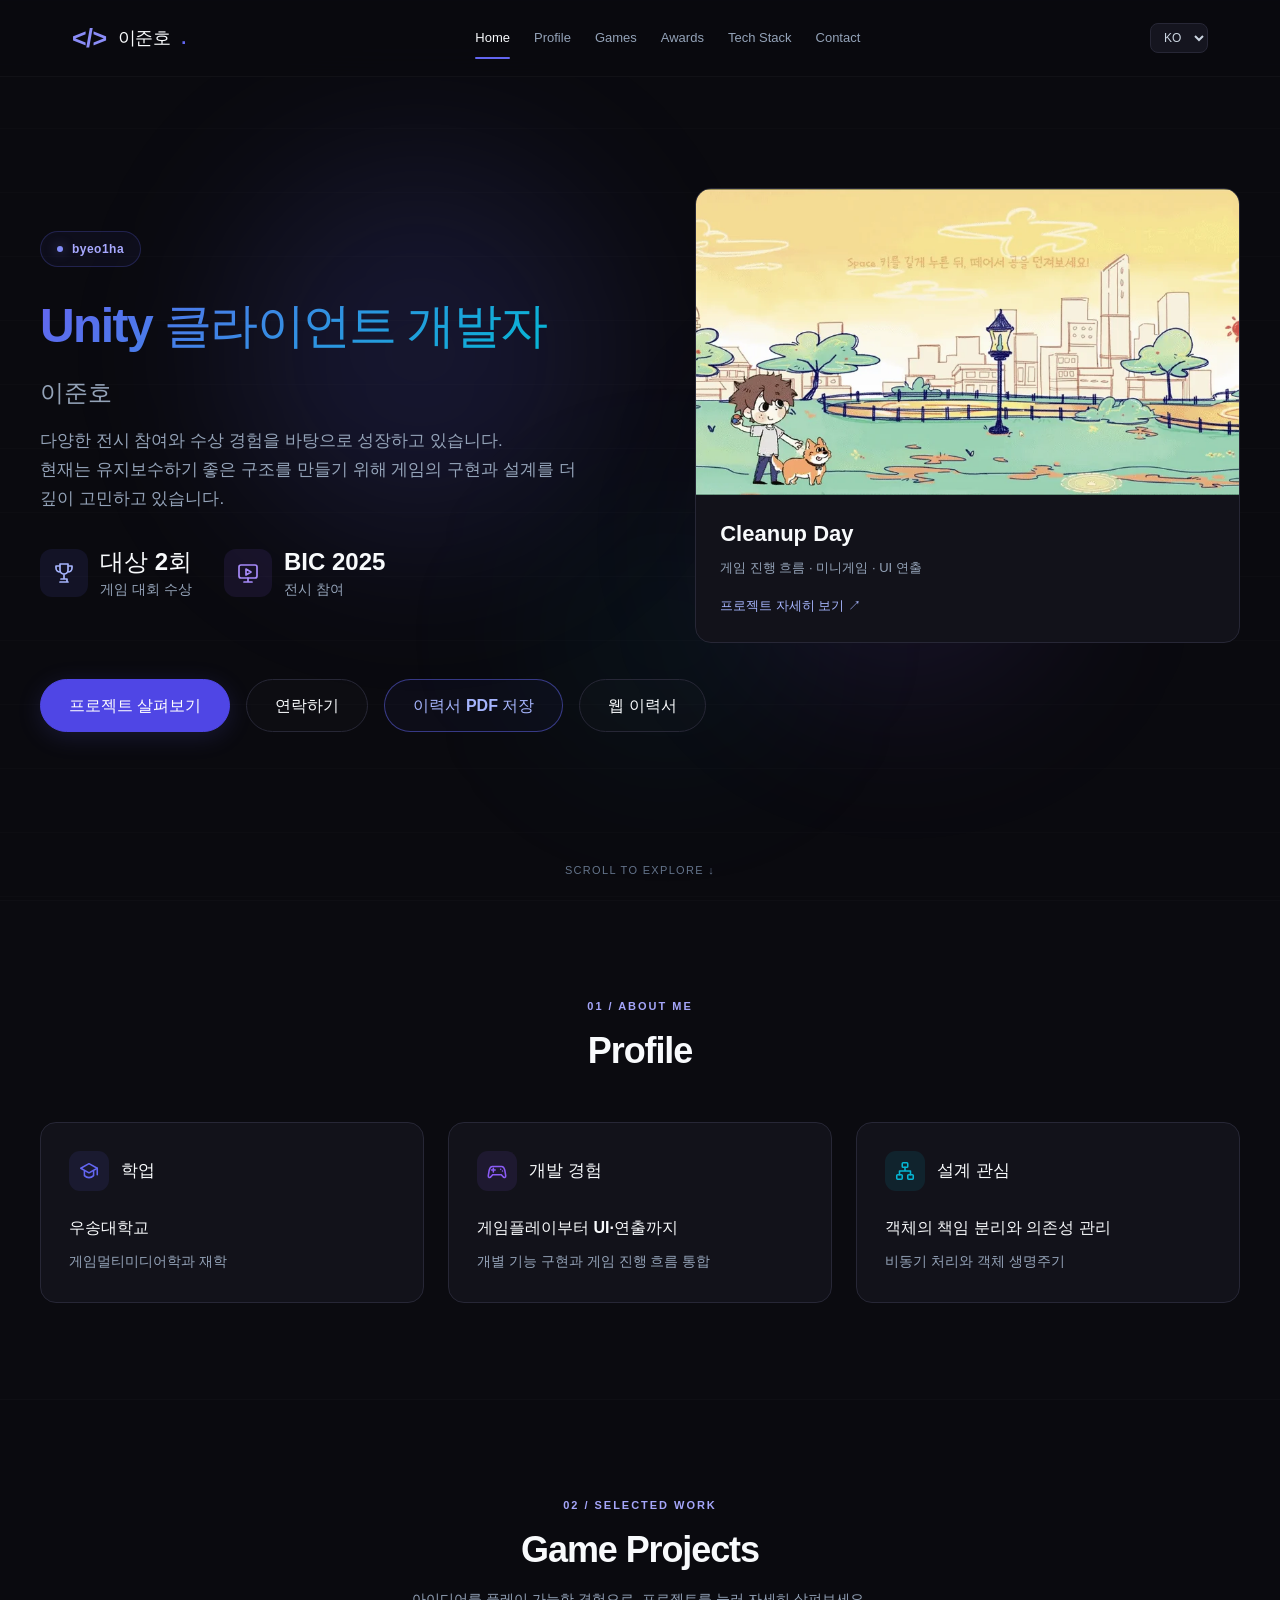
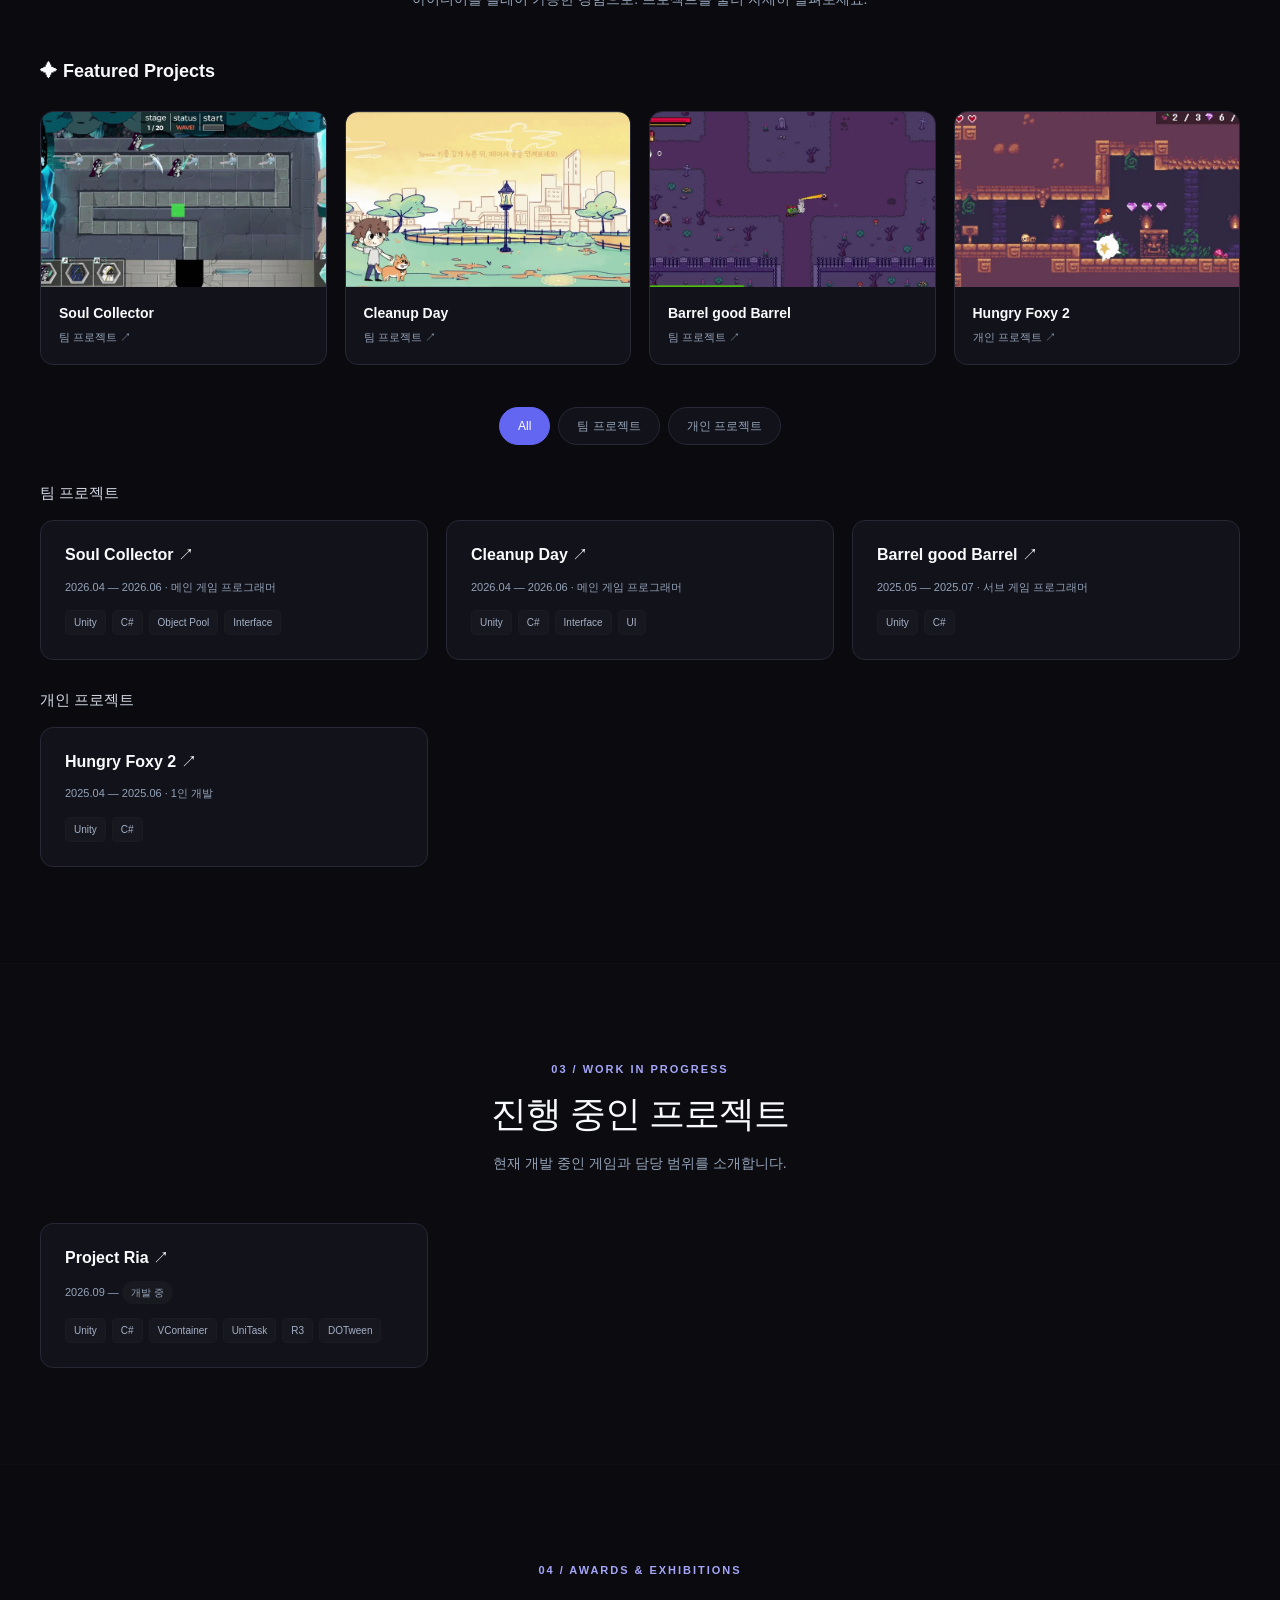
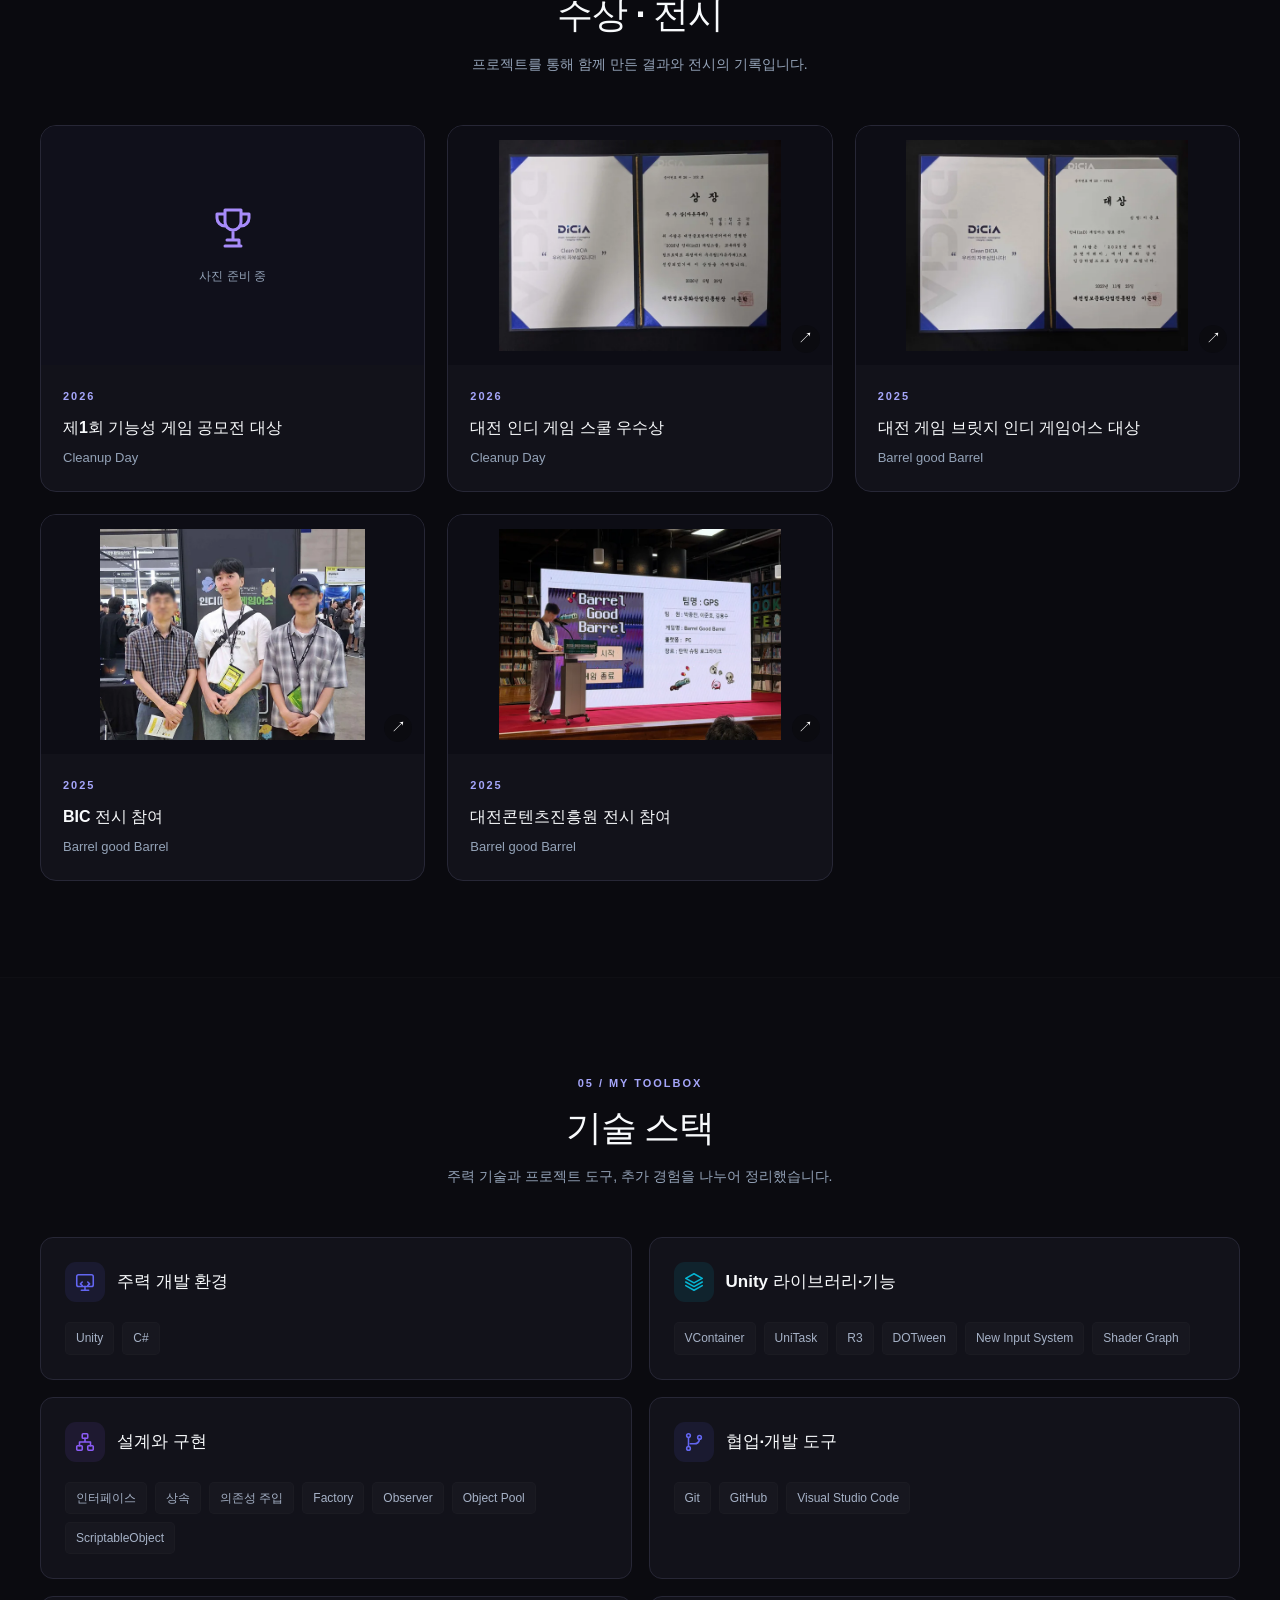
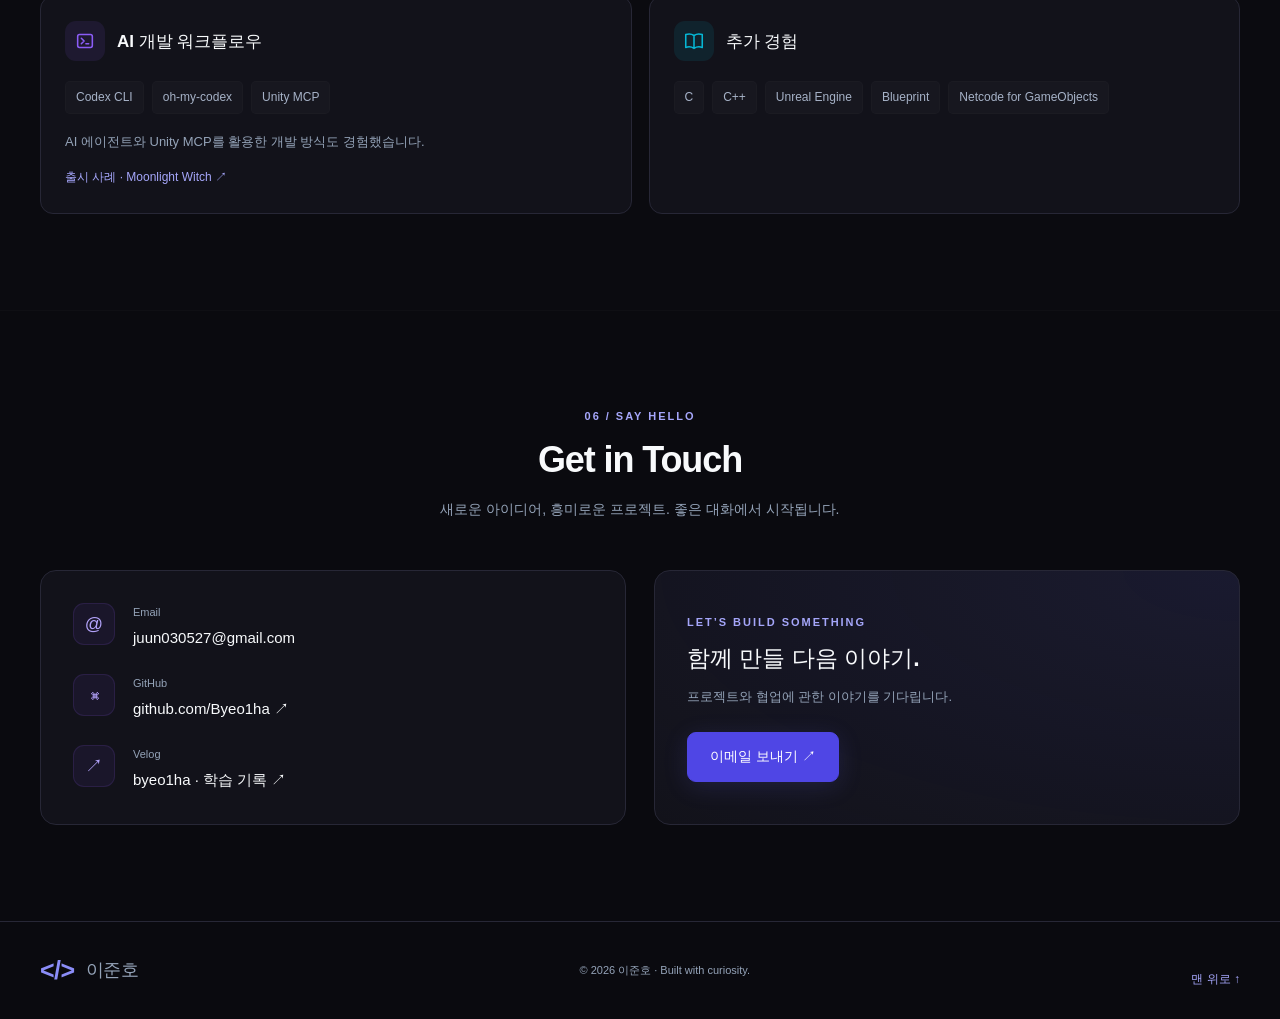
<file: index.html>
<!doctype html>
<html lang="ko">
<head>
  <meta charset="UTF-8">
  <meta name="viewport" content="width=device-width, initial-scale=1">
  <meta name="theme-color" content="#0a0a0f">
  <meta name="description" content="이준호의 Unity 클라이언트 개발 포트폴리오. Soul Collector, Cleanup Day, Barrel good Barrel, Hungry Foxy 2와 게임플레이·전투·상호작용 구현 경험을 소개합니다.">
  <title>이준호 — Unity Client Developer</title>
  <link rel="icon" href="./favicon.svg" type="image/svg+xml">
  <link rel="stylesheet" href="./styles.css">
  <script defer src="./data.js"></script>
  <script defer src="./app.js"></script>
</head>
<body>
  <a class="skip-link" href="#main">본문으로 건너뛰기</a>
  <header class="site-header">
    <nav class="nav-wrap container" aria-label="Main navigation">
      <a class="brand" href="#home"><span class="brand-mark" aria-hidden="true">&lt;/&gt;</span><span data-name>이준호</span><span aria-hidden="true" style="color:var(--primary)">.</span></a>
      <div class="nav-links" id="navigation"></div>
      <div class="header-actions">
        <select class="language-select" id="language" aria-label="언어 / Language"><option value="ko">KO</option><option value="en">EN</option></select>
        <button class="menu-toggle" id="menu-toggle" type="button" aria-expanded="false" aria-controls="navigation" aria-label="메뉴 열기">☰</button>
      </div>
    </nav>
  </header>
  <main id="main">
    <section class="hero" id="home" aria-labelledby="hero-title">
      <div class="hero-glow" aria-hidden="true"><span class="hero-orb hero-orb-indigo"></span><span class="hero-orb hero-orb-violet"></span><span class="hero-orb hero-orb-cyan"></span></div>
      <div class="hero-content container">
        <div class="hero-intro">
          <span class="eyebrow"><span class="status-dot" aria-hidden="true"></span><span id="hero-badge"></span></span>
          <h1 class="hero-title" id="hero-title"></h1>
          <p class="hero-name" id="hero-name"></p>
          <p class="hero-description" id="hero-description"></p>
          <ul class="hero-highlights" id="hero-highlights"></ul>
        </div>
        <div class="hero-actions" id="hero-actions"></div>
        <button class="hero-spotlight" id="hero-spotlight" type="button" aria-haspopup="dialog"></button>
      </div>
      <a class="scroll-hint" href="#profile" aria-label="프로필로 이동">SCROLL TO EXPLORE <span aria-hidden="true">↓</span></a>
    </section>
    <section class="section section-alt" id="profile" aria-labelledby="profile-title"><div class="container"><div class="section-heading" id="profile-heading"></div><p class="template-notice" id="template-notice"></p><div class="profile-grid" id="profile-content"></div></div></section>
    <section class="section" id="games" aria-labelledby="games-title"><div class="container"><div class="section-heading" id="games-heading"></div><h3 class="panel-title" id="featured-title"></h3><div class="featured-grid" id="featured-projects"></div><div class="filters" id="filters" role="group" aria-label="프로젝트 유형 필터"></div><div id="game-projects" aria-live="polite"></div></div></section>
    <section class="section section-alt" id="work" aria-labelledby="work-title"><div class="container"><div class="section-heading" id="work-heading"></div><div class="wip-grid" id="work-projects"></div></div></section>
    <section class="section" id="tools" aria-labelledby="tools-title"><div class="container"><div class="section-heading" id="tools-heading"></div><div class="tool-grid" id="tool-projects"></div></div></section>
    <section class="section" id="awards" aria-labelledby="awards-title"><div class="container"><div class="section-heading" id="awards-heading"></div><div class="award-grid" id="award-list"></div></div></section>
    <section class="section section-alt" id="skills" aria-labelledby="skills-title"><div class="container"><div class="section-heading" id="skills-heading"></div><div class="skills-grid" id="skill-list"></div></div></section>
    <section class="section" id="contact" aria-labelledby="contact-title"><div class="container"><div class="section-heading" id="contact-heading"></div><div class="contact-grid" id="contact-content"></div></div></section>
  </main>
  <footer class="site-footer"><div class="container footer-inner" id="footer-content"></div></footer>
  <dialog class="dialog" id="project-dialog" aria-labelledby="dialog-title"><div class="dialog-inner"><button type="button" class="dialog-close" id="dialog-close" aria-label="닫기">×</button><div id="dialog-body"></div></div></dialog>
  <noscript><p style="padding:2rem;color:white;background:#12121a">이 포트폴리오의 내용을 보려면 JavaScript를 활성화해주세요. Enable JavaScript to view this portfolio.</p></noscript>
</body>
</html>
</file>
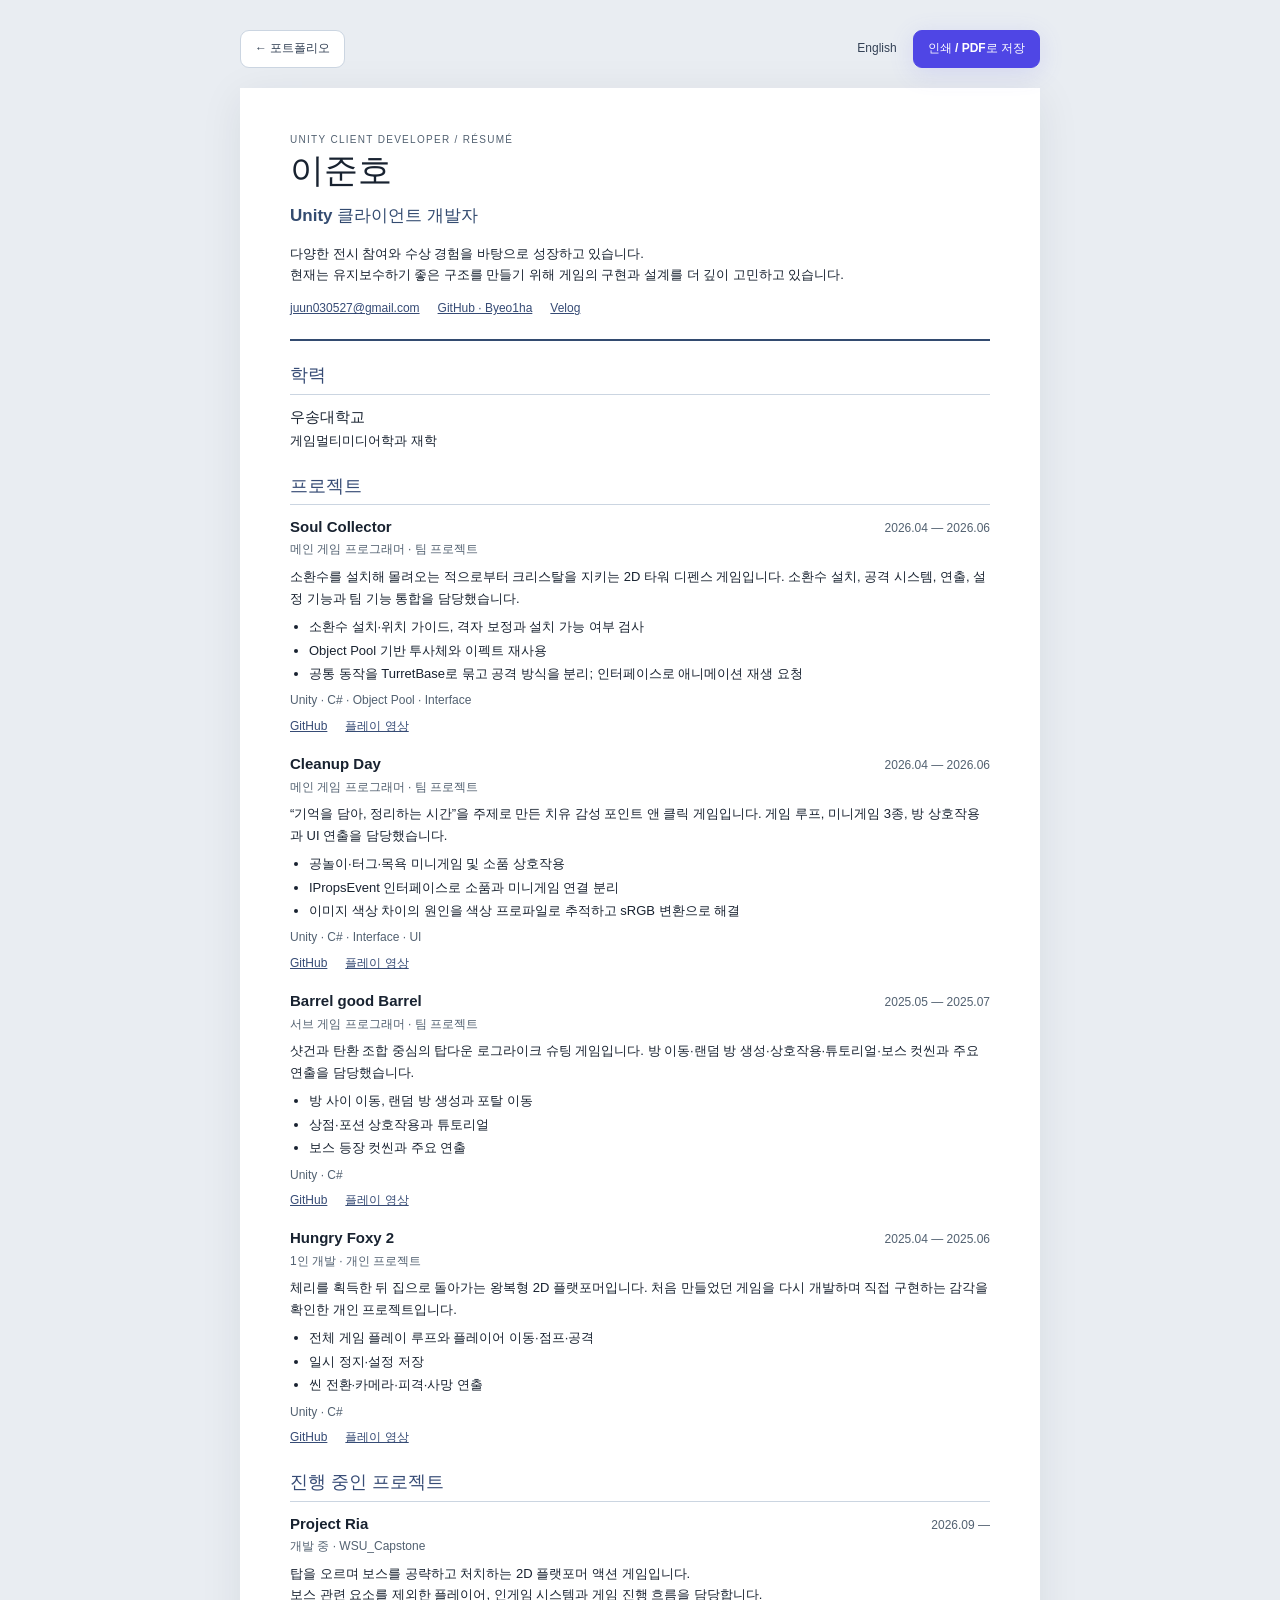
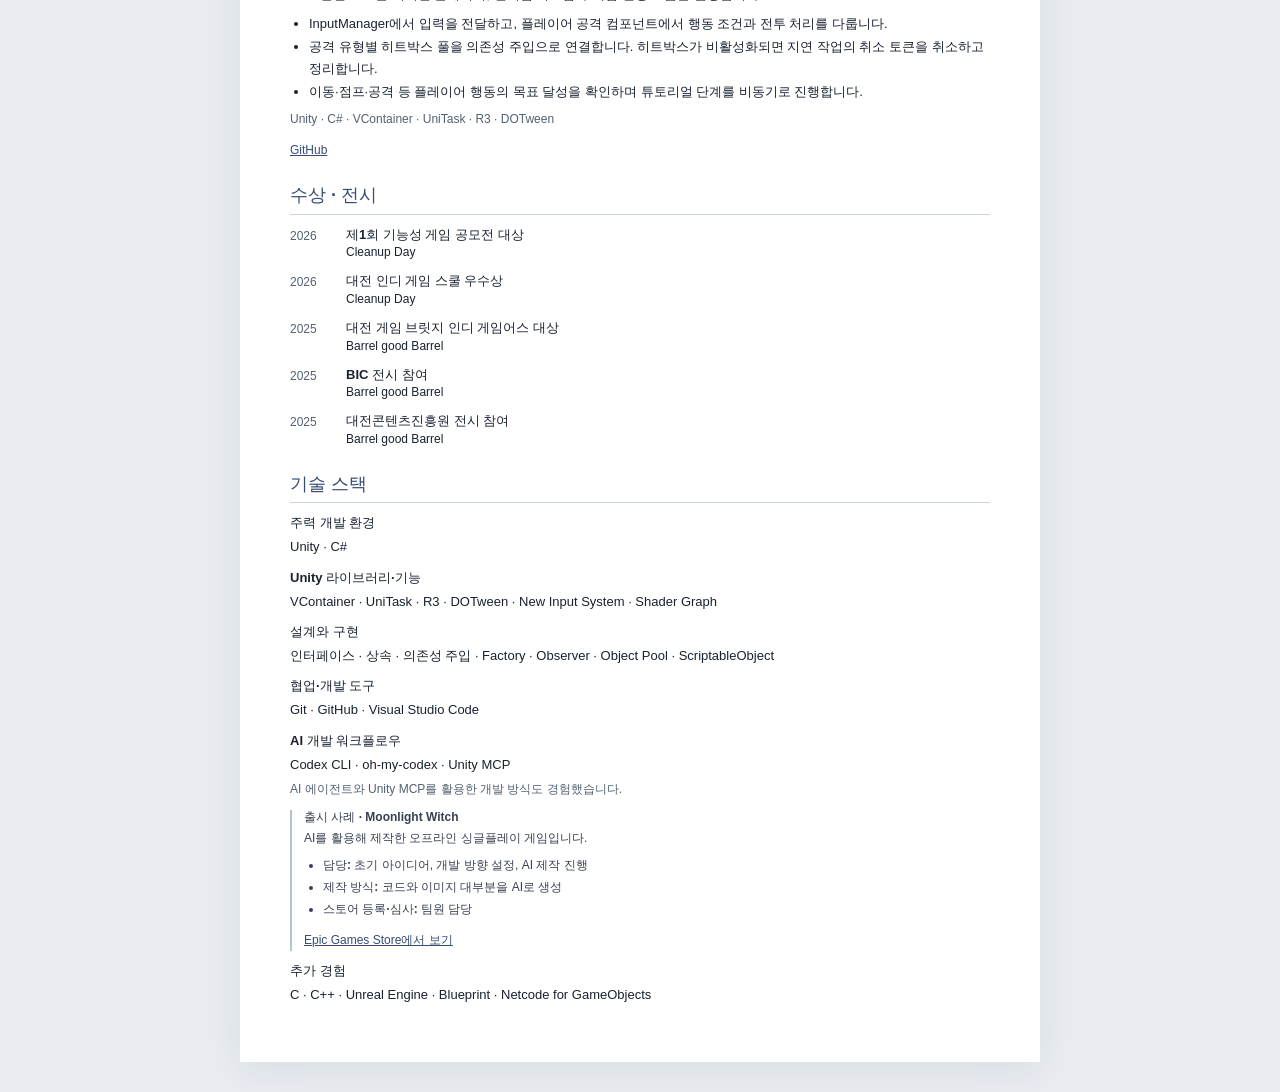
<file: resume.html>
<!doctype html>
<html lang="ko">
<head>
  <meta charset="UTF-8">
  <meta name="viewport" content="width=device-width,initial-scale=1">
  <meta name="robots" content="noindex">
  <meta name="description" content="이준호의 Unity 게임 클라이언트 개발 이력서">
  <title>이준호 — Unity 클라이언트 개발 이력서</title>
  <link rel="icon" href="./favicon.svg" type="image/svg+xml">
  <link rel="stylesheet" href="./styles.css">
  <script defer src="./data.js"></script>
  <script defer src="./resume.js"></script>
</head>
<body class="resume-page">
  <nav class="resume-toolbar" id="resume-toolbar" aria-label="Resume actions"></nav>
  <main class="resume-sheet" id="resume-sheet"></main>
  <noscript>이력서를 보려면 JavaScript를 활성화해주세요. Enable JavaScript to view this résumé.</noscript>
</body>
</html>
</file>
<file: styles.css>
:root{color-scheme:dark;--bg:#0a0a0f;--card:#12121a;--text:#f8fafc;--muted:#94a3b8;--primary:#6366f1;--violet:#8b5cf6;--cyan:#06b6d4;--border:#272736;--radius:16px;font-family:Inter,Pretendard,"Noto Sans KR","Apple SD Gothic Neo","Malgun Gothic",sans-serif;font-synthesis:none}
*{box-sizing:border-box}html{scroll-behavior:smooth;scroll-padding-top:90px}body{margin:0;background:var(--bg);color:var(--text);font-size:15px;line-height:1.7;-webkit-font-smoothing:antialiased}body.modal-open{overflow:hidden}a{color:inherit;text-decoration:none}button,input,select{font:inherit}button{cursor:pointer}button,a,select{-webkit-tap-highlight-color:transparent}button{color:inherit}button:disabled{cursor:not-allowed;opacity:.5}img{max-width:100%;display:block}h1,h2,h3,h4,p{margin:0}h1,h2,h3,h4{line-height:1.3}button:focus-visible,a:focus-visible,select:focus-visible{outline:3px solid var(--cyan);outline-offset:5px}::selection{background:#6366f15c;color:white}[hidden]{display:none!important}.container{width:min(1200px,calc(100% - 64px));margin-inline:auto}.skip-link{position:fixed;left:20px;top:-80px;z-index:100;background:var(--primary);padding:10px 20px;border-radius:8px}.skip-link:focus{top:12px}
.site-header{position:fixed;inset:0 0 auto;z-index:30;border-bottom:1px solid #ffffff08;background:#0a0a0fde;backdrop-filter:blur(18px)}.nav-wrap{max-width:1264px;margin:auto;min-height:76px;padding:0 32px;display:flex;align-items:center;justify-content:space-between;gap:24px}.brand{display:flex;align-items:center;gap:11px;font-size:18px;font-weight:750;white-space:nowrap;letter-spacing:-.5px}.brand-mark{color:#8b8df8;font-size:25px;font-weight:700}.nav-links{display:flex;align-items:center;gap:30px}.nav-links a{font-size:13px;color:var(--muted);padding:25px 0;position:relative;transition:color .2s}.nav-links a:hover,.nav-links a.active{color:var(--text)}.nav-links a.active:after{content:"";position:absolute;bottom:15px;left:0;right:0;height:2px;background:var(--primary);border-radius:3px}.header-actions{display:flex;align-items:center;gap:12px}.language-select{background:#15151f;color:#cbd5e1;border:1px solid var(--border);border-radius:8px;padding:6px 9px;font-size:12px}.menu-toggle{display:none;border:1px solid var(--border);border-radius:8px;background:var(--card);width:39px;height:39px}
.hero{min-height:800px;min-height:min(880px,100svh);padding:150px 24px 85px;display:flex;align-items:center;justify-content:center;text-align:center;position:relative;isolation:isolate;overflow:hidden}.hero:before{content:"";position:absolute;inset:0;z-index:-2;background-image:linear-gradient(#ffffff03 1px,transparent 1px);background-size:64px 64px}.hero-glow{position:absolute;z-index:-1;inset:0;background:none;pointer-events:none}.hero-glow .hero-orb{position:absolute;display:block;aspect-ratio:1;border-radius:50%;filter:blur(80px);pointer-events:none}.hero-glow .hero-orb-indigo{width:clamp(200px,30vw,380px);top:18%;left:18%;background:rgb(99 102 241 / .14)}.hero-glow .hero-orb-violet{width:clamp(180px,26vw,320px);top:42%;right:17%;background:rgb(139 92 246 / .11)}.hero-glow .hero-orb-cyan{width:clamp(160px,22vw,260px);bottom:15%;left:42%;background:rgb(6 182 212 / .05)}.hero-content{max-width:850px;width:100%;position:relative}.eyebrow{display:inline-flex;gap:9px;align-items:center;border:1px solid #6366f13d;background:#6366f10d;border-radius:30px;padding:7px 16px;color:#a8a9ff;font-size:12px;font-weight:600;letter-spacing:.04em;margin-bottom:30px}.status-dot{width:6px;height:6px;background:#818cf8;border-radius:50%;box-shadow:0 0 12px #818cf888}.hero-kicker{font-size:clamp(17px,2.1vw,24px);color:#cbd5e1;margin-bottom:13px;font-weight:500;letter-spacing:-.6px}.hero-title{font-size:clamp(50px,7vw,80px);font-weight:800;letter-spacing:-3px;line-height:1.16;margin-bottom:24px}.gradient-text{background:linear-gradient(110deg,#818cf8 10%,#a78bfa 48%,#22d3ee 95%);color:transparent;background-clip:text;-webkit-background-clip:text}.hero-description{max-width:600px;margin:0 auto;color:var(--muted);line-height:1.95;font-size:16px;word-break:keep-all}.hero-actions{display:flex;justify-content:center;flex-wrap:wrap;gap:12px;margin-top:32px}.button{display:inline-flex;justify-content:center;align-items:center;gap:10px;padding:12px 22px;border-radius:9px;font-size:14px;font-weight:600;border:1px solid var(--border);transition:background .2s,transform .2s;color:var(--text);background:var(--card)}.button:hover{transform:translateY(-2px);background:#202031}.button.primary{background:var(--primary);border-color:var(--primary);box-shadow:0 5px 25px #6366f128}.button.primary:hover{background:#7779f7}.button.secondary{background:#ffffff03}.button.small{padding:8px 14px;font-size:12px}.resume-link{display:inline-block;color:var(--muted);font-size:12px;margin:19px 8px 0}.resume-link:hover{color:#a5b4fc}.scroll-hint{position:absolute;bottom:20px;left:50%;transform:translateX(-50%);color:#64748b;font-size:11px;letter-spacing:.12em}.scroll-hint:hover{color:#a5b4fc}
.section{padding:96px 0;position:relative}.section-alt{background:#ffffff01;border-block:1px solid #ffffff04}.section-heading{text-align:center;margin-bottom:48px}.section-label{font-size:11px;letter-spacing:.18em;text-transform:uppercase;color:#a5a6fa;font-weight:650;margin-bottom:12px;display:block}.section-title{font-size:36px;font-weight:750;letter-spacing:-1.1px;margin-bottom:14px}.section-description{color:var(--muted);font-size:14px;max-width:650px;margin:auto;word-break:keep-all}.profile-grid{display:grid;grid-template-columns:1fr 1.25fr;gap:28px}.panel{padding:30px;background:var(--card);border:1px solid var(--border);border-radius:var(--radius)}.panel-title{font-size:18px;margin-bottom:28px;display:flex;align-items:center;gap:12px}.timeline{padding-left:17px;border-left:1px solid #353547;margin-left:6px}.timeline-item{position:relative;padding:0 0 28px 9px}.timeline-item:last-child{padding-bottom:0}.timeline-item:before{content:"";position:absolute;width:7px;height:7px;background:var(--primary);border:4px solid var(--card);box-sizing:content-box;border-radius:50%;left:-25px;top:3px}.timeline-period{color:#a5a6fa;font-size:11px;margin-bottom:8px}.timeline-content h4{font-size:15px;margin-bottom:6px}.timeline-content p{font-size:13px;color:var(--muted)}.badge{display:inline-flex;padding:3px 9px;border-radius:20px;font-size:10px;font-weight:500;background:#6366f11a;color:#b0b1ff;white-space:nowrap}.badge.current{color:#67e8c1;background:#10b98118}.badge.subtle{color:var(--muted);background:#ffffff07}.featured-grid{display:grid;grid-template-columns:repeat(4,1fr);gap:18px;margin:24px 0 42px}.featured-card{display:block;width:100%;border:1px solid var(--border);border-radius:13px;overflow:hidden;background:var(--card);padding:0;text-align:left;transition:transform .25s,box-shadow .25s}.featured-card:hover{transform:translateY(-6px);box-shadow:0 18px 40px #6366f11a}.featured-card button{background:none;border:0;padding:0;width:100%;text-align:left}.project-art{height:175px;position:relative;display:flex;align-items:center;justify-content:center;overflow:hidden;isolation:isolate;background:#14142c}.project-art:before,.project-art:after{content:"";position:absolute;z-index:-1;pointer-events:none}.art-symbol{font-size:52px;color:#ddd6fe;text-shadow:0 0 30px #a78bfa66;font-weight:300}.art-label{position:absolute;left:15px;bottom:12px;font-size:9px;letter-spacing:.2em;color:#ffffff80;text-transform:uppercase}.art-orbit{background:radial-gradient(ellipse at 55% 50%,#433082,#161329 70%)}.art-orbit:before{width:150px;height:70px;border:1px solid #a78bfa88;border-radius:50%;transform:rotate(-30deg)}.art-orbit:after{width:90px;height:90px;border:1px solid #a78bfa55;border-radius:50%;box-shadow:0 0 50px #8b5cf633}.art-pixel{background:linear-gradient(140deg,#142d34,#0d1a26)}.art-pixel:before{width:60px;height:60px;transform:rotate(-18deg);border:1px solid #5eead455;box-shadow:22px 20px 0 #2dd4bf12,-28px -16px 0 #2dd4bf10}.art-pixel .art-symbol{color:#5eead4}.art-wave{background:linear-gradient(145deg,#1c2449,#121b34)}.art-wave:before{width:240px;height:240px;top:45%;border-radius:43%;border:1px solid #60a5fa66;box-shadow:0 0 0 15px #60a5fa0a,0 0 0 30px #60a5fa0a,0 0 0 45px #60a5fa08}.art-wave .art-symbol{color:#93c5fd}.art-grid{background:linear-gradient(130deg,#3c263c,#211529)}.art-grid:before{inset:0;background:linear-gradient(#f9a8d414 1px,transparent 1px),linear-gradient(90deg,#f9a8d414 1px,transparent 1px);background-size:25px 25px;transform:perspective(120px) rotateX(30deg) scale(1.3)}.art-grid .art-symbol{color:#f9a8d4}.featured-caption{padding:17px 18px}.featured-caption h4{font-size:14px;margin-bottom:6px}.featured-caption p{font-size:11px;color:var(--muted)}.filters{display:flex;justify-content:center;flex-wrap:wrap;gap:8px;margin:0 0 38px}.filter-button{border:1px solid var(--border);border-radius:30px;padding:8px 18px;background:var(--card);color:var(--muted);font-size:12px}.filter-button.active{background:var(--primary);border-color:var(--primary);color:white}.filter-button:hover:not(.active){border-color:#6366f188;color:white}.company-group{margin-top:30px}.company-group>h3{font-size:15px;margin-bottom:17px;color:#d4d9e4}.project-grid,.wip-grid,.tool-grid{display:grid;grid-template-columns:repeat(3,minmax(0,1fr));gap:18px}.project-card,.wip-card,.tool-card,.skill-card{padding:24px;border:1px solid var(--border);border-radius:13px;background:var(--card);min-width:0;text-align:left}.project-card{width:100%;transition:border-color .2s,transform .2s}.project-card:hover{border-color:#6366f180;transform:translateY(-3px)}.project-card h4,.wip-card h3,.tool-card h3{font-size:16px;margin-bottom:12px}.project-meta{color:var(--muted);font-size:11px;margin-bottom:14px}.tags{display:flex;gap:6px;flex-wrap:wrap}.tag{display:inline-block;border-radius:5px;padding:3px 8px;background:#ffffff06;color:#a6b2c7;font-size:10px;border:1px solid #ffffff04}.card-top{display:flex;align-items:center;justify-content:space-between;gap:12px;margin-bottom:22px}.card-icon{display:flex;align-items:center;justify-content:center;border:1px solid #8b5cf622;background:#8b5cf612;color:#b1a1f7;width:42px;height:42px;border-radius:11px;font-size:18px}.wip-card p,.tool-card p{font-size:13px;color:var(--muted);margin-bottom:20px;word-break:keep-all}.tool-card{display:flex;flex-direction:column}.tool-card .tags{margin-top:auto}.text-link{color:#a5a6fa;font-size:12px;display:inline-flex;margin-top:18px;gap:7px;align-items:center}.text-link:hover{color:#c4b5fd}.skills-grid{display:grid;grid-template-columns:repeat(2,minmax(0,1fr));gap:17px}.skill-top{display:flex;align-items:center;justify-content:space-between;gap:15px;margin-bottom:9px}.skill-top h3{font-size:15px}.skill-top span{color:#a5a6fa;font-size:12px}.skill-card p{color:var(--muted);font-size:12px}
.contact-grid{display:grid;grid-template-columns:1fr 1fr;gap:28px}.contact-card,.contact-cta{border:1px solid var(--border);border-radius:var(--radius);padding:32px;background:var(--card)}.contact-detail{display:flex;align-items:flex-start;gap:18px;margin-bottom:24px;overflow-wrap:anywhere}.contact-detail:last-child{margin:0}.contact-detail small{display:block;color:var(--muted);font-size:11px;margin-bottom:3px}.contact-detail a:hover{color:#a5b4fc}.contact-cta{background:radial-gradient(ellipse at top right,#6366f119,transparent),var(--card);display:flex;align-items:flex-start;justify-content:center;flex-direction:column}.contact-cta h3{font-size:23px;margin-bottom:12px}.contact-cta p{font-size:13px;color:var(--muted);margin-bottom:24px}.site-footer{border-top:1px solid var(--border);padding:27px 0}.footer-inner{display:flex;justify-content:space-between;gap:15px;align-items:center;color:var(--muted);font-size:11px}.template-notice{font-size:11px;color:#9298ae;padding:12px 16px;border:1px dashed #3a3a4c;border-radius:8px;margin:24px auto 0;max-width:650px;text-align:center}.empty-state{padding:45px;text-align:center;color:var(--muted);border:1px dashed var(--border);border-radius:12px}
.dialog{width:min(680px,calc(100% - 32px));max-height:88svh;border:1px solid #38384d;background:var(--card);color:var(--text);padding:0;border-radius:18px;box-shadow:0 35px 120px #000a;overflow:auto}.dialog::backdrop{background:#030309c9;backdrop-filter:blur(7px)}.dialog-inner{position:relative}.dialog-close{position:absolute;right:14px;top:14px;z-index:2;border:1px solid #ffffff20;background:#0a0a0fd9;width:36px;height:36px;border-radius:50%;font-size:23px;line-height:1}.dialog-art .project-art,.dialog-art.project-art{height:230px}.dialog-content{padding:30px}.dialog-content h2{font-size:25px;margin-bottom:12px}.dialog-meta{font-size:12px;color:var(--muted);margin-bottom:20px}.dialog-section{margin-top:25px}.dialog-section h3{font-size:14px;margin-bottom:12px}.dialog-section p,.dialog-section li{font-size:13px;color:#b0bbcc}.dialog-section ul{padding-left:20px}.dialog-links{display:flex;flex-wrap:wrap;gap:10px;margin-top:25px}.resume-page{background:#e9edf2;color:#182230;min-height:100vh;padding:30px 20px;color-scheme:light}.resume-toolbar{max-width:800px;margin:0 auto 20px;display:flex;justify-content:space-between;gap:12px}.resume-sheet{max-width:800px;background:white;padding:60px;margin:auto;box-shadow:0 8px 40px #18223014}.resume-sheet h1{font-size:34px;margin-bottom:10px}.resume-sheet h2{font-size:20px;margin:30px 0 15px;padding-bottom:8px;border-bottom:1px solid #ddd;color:#364b75}.resume-sheet h3{font-size:15px;margin:17px 0 6px}.resume-sheet p,.resume-sheet li{font-size:13px}.resume-sheet .tag{color:#42526a;background:#eef1f7}.resume-sheet a{text-decoration:underline;color:#364b75}
@media(min-width:1600px){.hero{min-height:850px}}@media(max-width:1000px){.nav-links{gap:18px}.nav-wrap{gap:16px}.featured-grid{grid-template-columns:repeat(2,minmax(0,1fr))}.project-art{height:200px}.project-grid,.wip-grid,.tool-grid{grid-template-columns:repeat(2,minmax(0,1fr))}.hero-title{font-size:64px}.profile-grid{gap:18px}.panel{padding:24px}}
@media(max-width:760px){.container{width:calc(100% - 40px)}.nav-wrap{padding:0 20px;min-height:66px}.brand{font-size:16px}.menu-toggle{display:block}.nav-links{display:none;position:absolute;top:66px;left:0;right:0;background:#101018;border-bottom:1px solid var(--border);padding:12px 24px;box-shadow:0 20px 30px #0003}.nav-links.is-open{display:flex;align-items:stretch;flex-direction:column;gap:0}.nav-links a{padding:12px 0}.nav-links a.active:after{display:none}.hero{padding:130px 20px 80px;min-height:760px}.hero-title{font-size:55px;letter-spacing:-2px}.hero-kicker{font-size:18px}.hero-description{font-size:14px;max-width:470px}.section{padding:72px 0}.section-title{font-size:29px}.section-heading{margin-bottom:35px}.profile-grid,.contact-grid{grid-template-columns:1fr}.project-grid,.skills-grid{grid-template-columns:1fr}.contact-card,.contact-cta{padding:26px}.footer-inner{flex-direction:column;text-align:center}.resume-sheet{padding:30px 24px}.resume-toolbar{flex-wrap:wrap}.dialog-content{padding:24px}}
@media(max-width:460px){.container{width:calc(100% - 32px)}.nav-wrap{padding:0 16px;gap:10px}.header-actions{gap:7px}.language-select{max-width:78px}.hero{padding:120px 16px 70px;min-height:740px}.hero-title{font-size:46px}.hero-description{font-size:13px}.hero-kicker{font-size:16px}.eyebrow{font-size:10px}.hero-actions{gap:9px}.button{padding:11px 17px;font-size:12px}.featured-grid{gap:12px}.featured-caption{padding:13px}.featured-caption h4{font-size:12px}.featured-caption p{font-size:10px}.project-art{height:145px}.art-symbol{font-size:40px}.wip-grid,.tool-grid{grid-template-columns:1fr}.filter-button{padding:7px 13px;font-size:11px}.filters{gap:6px}.section-description{font-size:13px}.panel{padding:22px}.dialog-art .project-art,.dialog-art.project-art{height:180px}}
@media(prefers-reduced-motion:reduce){html{scroll-behavior:auto}*,*:before,*:after{animation:none!important;transition:none!important}.featured-card:hover,.button:hover,.project-card:hover{transform:none}}
@media print{@page{size:A4;margin:16mm}html,body,.resume-page{background:white!important;color:#182230!important}.resume-page{padding:0}.resume-toolbar,.site-header,.site-footer,.skip-link{display:none!important}.resume-sheet{max-width:none;box-shadow:none;padding:0}.resume-sheet h2{break-after:avoid}.resume-sheet article{break-inside:avoid}.resume-sheet a{color:#182230}.resume-sheet p,.resume-sheet li{font-size:10pt}.resume-sheet h1{font-size:26pt}}
/* Accessible action contrast on both dark and light surfaces. */
.button.primary{background:#4f46e5;border-color:#4f46e5;color:#fff}.button.primary:hover{background:#4338ca;border-color:#4338ca}.resume-toolbar .button.secondary{color:#334155;background:#fff;border-color:#cbd5e1}.resume-toolbar .button.secondary:hover{background:#dbe3ef}.resume-toolbar .resume-link{color:#334155}.resume-toolbar .resume-link:hover{color:#3730a3}.resume-period{color:#526171;font-size:12px!important}.template-notice+.profile-grid{margin-top:28px}.resume-sheet header>h2{border:0;margin:8px 0 18px;padding:0;font-size:17px}.dialog-content>p:not(.section-label):not(.dialog-meta){margin-top:20px;color:var(--muted)}
/* Keep the Korean headline readable without orphaned syllables on small screens. */
.hero-title{word-break:keep-all}.hero .hero-content{width:100%}
@media(max-width:460px){.hero-title{font-size:clamp(30px,8.8vw,40px);letter-spacing:-1.5px}}
/* Personal portfolio content migrated from byeo1ha.github.io. */
.about-panel{grid-column:1/-1;max-width:920px;width:100%;margin:auto;padding:36px 42px}.about-panel p{color:#b5bfd0;line-height:1.95;word-break:keep-all}.about-panel p+p{margin-top:18px}.project-art img{width:100%;height:100%;object-fit:cover;position:relative;z-index:1}.dialog-art .project-art{height:auto;aspect-ratio:16/9;background:#060609}.dialog-art .project-art img{object-fit:contain}.dialog-art .project-art:before,.dialog-art .project-art:after{display:none}.media-controls{display:flex;align-items:center;gap:14px;flex-wrap:wrap;padding:16px 26px 0}.media-controls [role=status]{font-size:12px;color:var(--muted)}.project-result{padding:12px 14px;border-left:3px solid #818cf8;background:#6366f110;color:#c7d2fe!important}.wip-grid{grid-template-columns:repeat(2,minmax(0,1fr))}.wip-card .text-link{display:inline-block;margin-top:18px}.award-grid{display:grid;grid-template-columns:repeat(3,minmax(0,1fr));gap:22px}.award-card{min-width:0;padding:0;text-align:left;background:var(--card);border:1px solid var(--border);border-radius:var(--radius);overflow:hidden;transition:border-color .2s}.award-card:hover{border-color:#818cf8}.award-image{position:relative;aspect-ratio:16/10;background:#0d0d15;padding:14px}.award-image img{width:100%;height:100%;object-fit:contain}.award-image>span{position:absolute;right:12px;bottom:12px;border-radius:50%;background:#0a0a0fcc;width:28px;height:28px;text-align:center;color:#fff}.award-caption{padding:22px}.award-caption h3{font-size:16px;margin:8px 0}.award-caption p{font-size:13px;color:var(--muted)}.award-full{width:100%;height:auto;max-height:65vh;object-fit:contain;margin:20px auto}.award-view{padding-top:55px}.award-view h2{font-size:22px}.contact-detail p{overflow-wrap:anywhere}.nav-links{gap:24px}.resume-links{display:flex;gap:8px 18px;flex-wrap:wrap;margin-top:12px}.resume-links a{font-size:12px;overflow-wrap:anywhere}.resume-project-links{margin:8px 0 16px}.resume-sheet article{margin-bottom:18px}.resume-sheet .resume-result{color:#3730a3;font-weight:600}.resume-sheet .resume-experiment{border-left:2px solid #cbd5e1;padding-left:14px}.resume-sheet .resume-note{color:#526171}
@media(max-width:1000px){.award-grid{grid-template-columns:repeat(2,minmax(0,1fr))}.nav-links{gap:16px}.nav-wrap{padding-inline:12px}.brand{font-size:16px}}
@media(max-width:760px){.about-panel{padding:24px}.wip-grid{grid-template-columns:1fr}.media-controls{padding-inline:20px}.nav-wrap{padding-inline:16px}}
@media(max-width:460px){.award-grid{grid-template-columns:1fr}.award-image{aspect-ratio:16/9}.award-caption{padding:18px}.about-panel p{font-size:14px}.featured-caption h4{overflow-wrap:anywhere}.hero-title{overflow-wrap:normal}}
/* Reference-aligned Hero: badge → primary role → name → short introduction. */
.hero{min-height:100svh;padding:120px 24px 100px}.hero .hero-content{max-width:1024px}.hero .hero-title{font-size:60px;line-height:1.2;letter-spacing:-2px;font-weight:700;margin-bottom:24px}.hero .hero-title .gradient-text{background-image:linear-gradient(135deg,#6366f1,#06b6d4)}.hero-name{font-size:24px;line-height:1.5;color:var(--muted);margin-bottom:16px}.hero .hero-description{max-width:672px;font-size:18px;line-height:1.7}.hero .hero-actions{margin-top:36px}
@media(max-width:1023px){.hero .hero-title{font-size:48px}}
@media(max-width:639px){.hero{padding:110px 20px 90px}.hero .hero-title{font-size:36px;letter-spacing:-1px}.hero-name{font-size:20px}.hero .hero-description{font-size:16px}.hero .eyebrow{font-size:13px}}

/* Profile: three non-interactive summaries with consistent outline icons. */
#profile-content{grid-template-columns:repeat(3,minmax(0,1fr));gap:24px;align-items:stretch}
.profile-card{min-width:0;padding:28px;background:var(--card);border:1px solid var(--border);border-radius:var(--radius)}
.profile-card-title{display:flex;align-items:center;gap:12px;font-size:17px;font-weight:600;margin:0 0 24px}
.profile-icon{display:inline-flex;align-items:center;justify-content:center;flex:0 0 40px;width:40px;height:40px;border-radius:11px;color:#a78bfa;background:#8b5cf617}
.profile-icon svg{width:22px;height:22px}
.profile-card-headline{font-size:16px;font-weight:600;line-height:1.6;color:var(--text);word-break:keep-all;overflow-wrap:anywhere}
.profile-card-description{margin-top:8px;color:var(--muted);font-size:14px;line-height:1.8;word-break:keep-all;overflow-wrap:anywhere}
@media(max-width:1000px){#profile-content{gap:16px}.profile-card{padding:22px}}
@media(max-width:760px){#profile-content{grid-template-columns:1fr}.profile-card-title{margin-bottom:20px}}

/* Native modal remains open throughout the exit, retaining focus and scroll lock. */
.dialog{opacity:0;transform:translateY(12px) scale(.98);transition:opacity 220ms cubic-bezier(.2,.7,.2,1),transform 220ms cubic-bezier(.2,.7,.2,1)}
.dialog::backdrop{opacity:0;transition:opacity 220ms ease-out}
.dialog[open].is-visible{opacity:1;transform:translateY(0) scale(1)}
.dialog[open].is-visible::backdrop{opacity:1}
.dialog.is-closing,.dialog.is-closing::backdrop{transition-duration:160ms;transition-timing-function:ease-in}
@media(prefers-reduced-motion:reduce){.dialog{transform:none;transition:none!important}.dialog::backdrop{transition:none!important}}

/* Gameplay previews: click the media surface to pause/resume the current frame. */
.project-media{position:relative;display:block;width:100%;padding:0;border:0;background:#060609;aspect-ratio:16/9;overflow:hidden;border-radius:0;color:#fff}
.project-media video,.project-media .media-fallback{display:block;width:100%;height:100%;object-fit:contain}
.project-media:focus-visible{outline:3px solid var(--cyan);outline-offset:-4px}
.media-play-overlay{position:absolute;left:50%;top:50%;transform:translate(-50%,-50%);display:flex;align-items:center;justify-content:center;width:60px;height:60px;border:1px solid #ffffff70;border-radius:50%;background:#090913b8;pointer-events:none;box-shadow:0 4px 24px #0005}
.media-play-overlay svg{width:29px;height:29px;margin-left:3px}
.project-media.is-playing .media-play-overlay,.project-media.has-error .media-play-overlay{display:none}
.project-media.has-error{opacity:1;cursor:default}.media-error{padding:12px 24px;font-size:13px;color:var(--muted)}

/* Preserve separate lines for multiple project awards in detail and résumé. */
.project-result,.resume-result{white-space:pre-line}

/* Each award is its own block, with space between adjacent awards. */
.dialog-content .project-result+.project-result{margin-top:12px}.resume-sheet .resume-result+.resume-result{margin-top:8px}

/* Work-in-progress cards reuse project-grid/project-card; details stay text-only. */
.current-project-repository{font-size:12px;color:var(--muted);letter-spacing:.04em;margin:16px 0 8px!important}.work-detail{padding-top:48px}.work-scope{display:grid;gap:14px}.work-scope h4,.work-case h4{font-size:14px;line-height:1.5;margin:0 0 6px}.work-scope-note{margin-top:18px;padding:12px;border-left:2px solid #8b5cf6;background:#8b5cf60d}.work-case{margin-top:20px}.work-source-links{display:flex;flex-wrap:wrap;gap:8px 16px;margin-top:8px}.work-source-links a{font-size:12px;overflow-wrap:anywhere}

/* Awards without a photo remain factual, non-interactive records. */
.award-card-pending:hover{border-color:var(--border)}.award-image-pending{display:flex;flex-direction:column;align-items:center;justify-content:center;gap:14px;background:#10101b;color:#a78bfa}.award-image-pending svg{width:48px;height:48px}.award-image-pending p{font-size:12px;color:var(--muted)}

/* Equal-weight, non-interactive technology category cards. */
.skill-card-title{display:flex;align-items:center;gap:12px;font-size:17px;font-weight:600;line-height:1.5;margin:0 0 20px;word-break:keep-all;overflow-wrap:anywhere}
.skill-card .tags{gap:8px}.skill-card .tag{font-size:12px;padding:5px 10px;white-space:normal;overflow-wrap:anywhere}.skill-card .skill-description{font-size:13px;line-height:1.8;margin:16px 0 0;word-break:keep-all;overflow-wrap:anywhere}

/* Optional release example, subordinate to the AI workflow card. */
.release-case-link{display:inline-block;background:none;border:0;padding:0;margin-top:14px;font-size:12px;line-height:1.7;text-align:left;white-space:normal;overflow-wrap:anywhere}
.release-detail{padding-top:50px}.release-detail>h2{margin-top:16px}.release-roles{display:grid;gap:20px}.release-roles h3{margin-bottom:6px}.release-roles p{word-break:keep-all;overflow-wrap:anywhere}
/* Résumé-only layout: readable on screen, compact without forcing one page. */
.resume-page{line-height:1.65}.resume-toolbar-actions{display:flex;align-items:center;gap:16px}.resume-toolbar .resume-link{margin:0}.resume-sheet{padding:44px 50px}.resume-header{border-bottom:2px solid #334b70;padding-bottom:20px}.resume-sheet .resume-kicker{font-size:10px;letter-spacing:.13em;color:#526171}.resume-sheet .resume-headline{font-size:17px;font-weight:600;color:#334b70;margin:4px 0 12px}.resume-sheet .resume-summary{margin:0}.resume-sheet .resume-contact{margin-top:14px}.resume-sheet .resume-section h2{font-size:18px;margin:23px 0 12px;padding-bottom:6px;border-bottom:1px solid #cbd5e1}.resume-sheet .resume-entry-heading{display:flex;align-items:baseline;justify-content:space-between;gap:12px}.resume-sheet .resume-entry-heading h3{margin:0}.resume-sheet .resume-entry h3{margin:0 0 4px}.resume-sheet .resume-entry{margin-bottom:17px}.resume-sheet .resume-role,.resume-sheet .resume-technologies{font-size:12px;color:#526171}.resume-sheet .resume-role{margin-bottom:6px}.resume-sheet ul{margin:7px 0;padding-left:19px}.resume-sheet li+li{margin-top:2px}.resume-sheet .resume-project-links{margin:6px 0 0}.resume-sheet .resume-award{display:grid;grid-template-columns:44px minmax(0,1fr);gap:12px;margin-bottom:10px}.resume-sheet .resume-award h3{font-size:13px;margin:0}.resume-sheet .resume-award p{font-size:12px}.resume-sheet .resume-skill{margin-bottom:12px}.resume-sheet .resume-skill h3{font-size:13px;margin:0 0 4px}.resume-sheet .resume-note{margin-top:5px;font-size:12px}.resume-sheet .resume-release{border-left:2px solid #b6c2d2;padding-left:12px;margin-top:10px;color:#374151}.resume-sheet .resume-release h4{font-size:12px;margin:0 0 4px}.resume-sheet .resume-release p,.resume-sheet .resume-release li,.resume-sheet .resume-release a{font-size:12px}.resume-sheet .resume-entry-heading,.resume-sheet .resume-skill,.resume-sheet .resume-release{overflow-wrap:anywhere}
@media(max-width:600px){.resume-sheet{padding:28px 22px}.resume-sheet .resume-entry-heading{align-items:flex-start;flex-direction:column;gap:0}.resume-toolbar{align-items:center}.resume-toolbar-actions{gap:10px;flex-wrap:wrap}}
@media print{.resume-sheet{padding:0;font-size:10pt;line-height:1.45}.resume-sheet p,.resume-sheet li{font-size:10pt}.resume-sheet .resume-header{padding-bottom:12pt}.resume-sheet .resume-section h2{font-size:14pt;margin:15pt 0 8pt;break-after:avoid-page;page-break-after:avoid}.resume-sheet h3,.resume-sheet h4,.resume-sheet .resume-entry-heading,.resume-sheet .resume-role{break-after:avoid-page;page-break-after:avoid}.resume-sheet .resume-entry,.resume-sheet .resume-award,.resume-sheet .resume-skill,.resume-sheet .resume-release{break-inside:avoid-page;page-break-inside:avoid}.resume-sheet .resume-entry{margin-bottom:11pt}.resume-sheet .resume-role,.resume-sheet .resume-technologies,.resume-sheet .resume-period,.resume-sheet .resume-links a{font-size:9pt!important}.resume-sheet .resume-award h3,.resume-sheet .resume-skill h3{font-size:10pt}.resume-sheet .resume-note,.resume-sheet .resume-award p,.resume-sheet .resume-release p,.resume-sheet .resume-release li,.resume-sheet .resume-release a,.resume-sheet .resume-release h4{font-size:9pt}.resume-sheet .resume-skill{margin-bottom:8pt}.resume-sheet .resume-release{margin-top:6pt}.resume-sheet p,.resume-sheet li{orphans:3;widows:3}}
/* Keep the compact award and technology groups together in printed résumés. */
@media print{.resume-section[data-resume-section="awards"],.resume-section[data-resume-section="skills"]{break-inside:avoid-page;page-break-inside:avoid}}

/* Hero actions share one pill-button row, with a two-column mobile layout. */
.hero .hero-actions{display:grid;grid-template-columns:repeat(4,max-content);justify-content:center;gap:16px;margin-inline:auto}
.hero .hero-actions .button{min-height:48px;padding:12px 22px;border-radius:999px;font-size:14px;white-space:nowrap}
.hero .hero-actions .resume-accent{color:#a5b4fc;border-color:#6366f180;background:#6366f10a}
.hero .hero-actions .resume-accent:hover{background:#6366f11f;border-color:#818cf8}
@media(max-width:760px){.hero .hero-actions{grid-template-columns:repeat(2,minmax(0,1fr));max-width:400px;gap:12px}.hero .hero-actions .button{min-width:0;padding:12px 10px;font-size:13px}}

/* Small category accents only; dark surfaces and global theme stay unchanged. */
#profile-content [data-profile="education"] .profile-icon,
#skill-list [data-skill="core"] .profile-icon,
#skill-list [data-skill="tools"] .profile-icon{color:#6366f1;background:rgba(99,102,241,.1)}
#profile-content [data-profile="gameplay"] .profile-icon,
#skill-list [data-skill="design"] .profile-icon,
#skill-list [data-skill="ai"] .profile-icon{color:#8b5cf6;background:rgba(139,92,246,.1)}
#profile-content [data-profile="architecture"] .profile-icon,
#skill-list [data-skill="unity"] .profile-icon,
#skill-list [data-skill="additional"] .profile-icon{color:#06b6d4;background:rgba(6,182,212,.1)}

/* Two-line evidence adds visual weight without enclosing the items in cards. */
.hero-highlights{display:flex;flex-wrap:wrap;align-items:center;justify-content:center;gap:20px 48px;list-style:none;padding:0;margin:32px 0 0}
.hero-highlights li{display:flex;align-items:center;gap:12px;white-space:nowrap;text-align:left}
.hero-highlight-icon{display:flex;align-items:center;justify-content:center;width:48px;height:48px;flex:none;border-radius:12px;color:#a5b4fc;background:rgba(99,102,241,.1)}
.hero-highlights li+li .hero-highlight-icon{color:#a78bfa;background:rgba(139,92,246,.1)}
.hero-highlight-icon svg{width:24px;height:24px}
.hero-highlight-text{display:flex;flex-direction:column;gap:2px}
.hero-highlight-text strong{font-size:24px;font-weight:700;line-height:1.3;color:var(--text)}
.hero-highlight-text>span{font-size:14px;line-height:1.5;color:var(--muted)}
.hero .hero-highlights+.hero-actions{margin-top:32px}
@media(min-width:1024px){.hero .hero-actions .button{font-size:16px;padding:12px 28px}}
@media(max-width:639px){.hero-highlights{gap:18px 24px;margin-top:28px}.hero-highlights li{gap:10px}.hero-highlight-icon{width:40px;height:40px;border-radius:10px}.hero-highlight-icon svg{width:21px;height:21px}.hero-highlight-text strong{font-size:20px}.hero-highlight-text>span{font-size:12px}.hero .hero-highlights+.hero-actions{margin-top:28px}}

/* Hero composition: introduction first in DOM, static project spotlight at right. */
.hero .hero-content{max-width:1200px;display:grid;grid-template-columns:minmax(0,1.1fr) minmax(0,1fr);column-gap:56px;row-gap:36px;text-align:left;align-items:center}
.hero .hero-intro{grid-column:1;grid-row:1;min-width:0}
.hero .hero-title{font-size:48px;letter-spacing:-1.6px;margin-bottom:20px}
.hero .hero-description{font-size:17px;margin:0;max-width:560px}
.hero .hero-highlights{justify-content:flex-start;gap:20px 32px}
.hero .hero-actions{grid-column:1/-1;grid-row:2;justify-content:start;margin:0;width:100%;max-width:none}
.hero .hero-spotlight{grid-column:2;grid-row:1;min-width:0;width:100%;padding:0;text-align:left;overflow:hidden;border:1px solid var(--border);border-radius:var(--radius);background:var(--card);color:var(--text);transition:border-color .2s}
.hero .hero-spotlight:hover{border-color:#818cf8}
.hero .hero-spotlight>img{width:100%;height:auto;aspect-ratio:16/9;object-fit:cover}
.hero .hero-spotlight-caption{display:flex;flex-direction:column;gap:8px;padding:24px}
.hero .hero-spotlight-caption>strong{font-size:22px;line-height:1.4}
.hero .hero-spotlight-caption>span{font-size:13px;color:var(--muted);overflow-wrap:anywhere}
.hero .hero-spotlight-caption>.hero-spotlight-link{color:#a5b4fc;margin-top:8px}
@media(max-width:1023px){.hero .hero-content{max-width:720px;grid-template-columns:minmax(0,1fr);gap:32px}.hero .hero-intro,.hero .hero-actions,.hero .hero-spotlight{grid-column:1;grid-row:auto}.hero .hero-title{font-size:44px}.hero .hero-description{max-width:640px}.hero .hero-spotlight{max-width:640px}}
@media(max-width:760px){.hero .hero-actions{max-width:400px}.hero .hero-title{font-size:36px;letter-spacing:-1px}.hero .hero-description{font-size:16px}.hero .hero-spotlight-caption{padding:20px}.hero .hero-spotlight-caption>strong{font-size:20px}}
</file>
